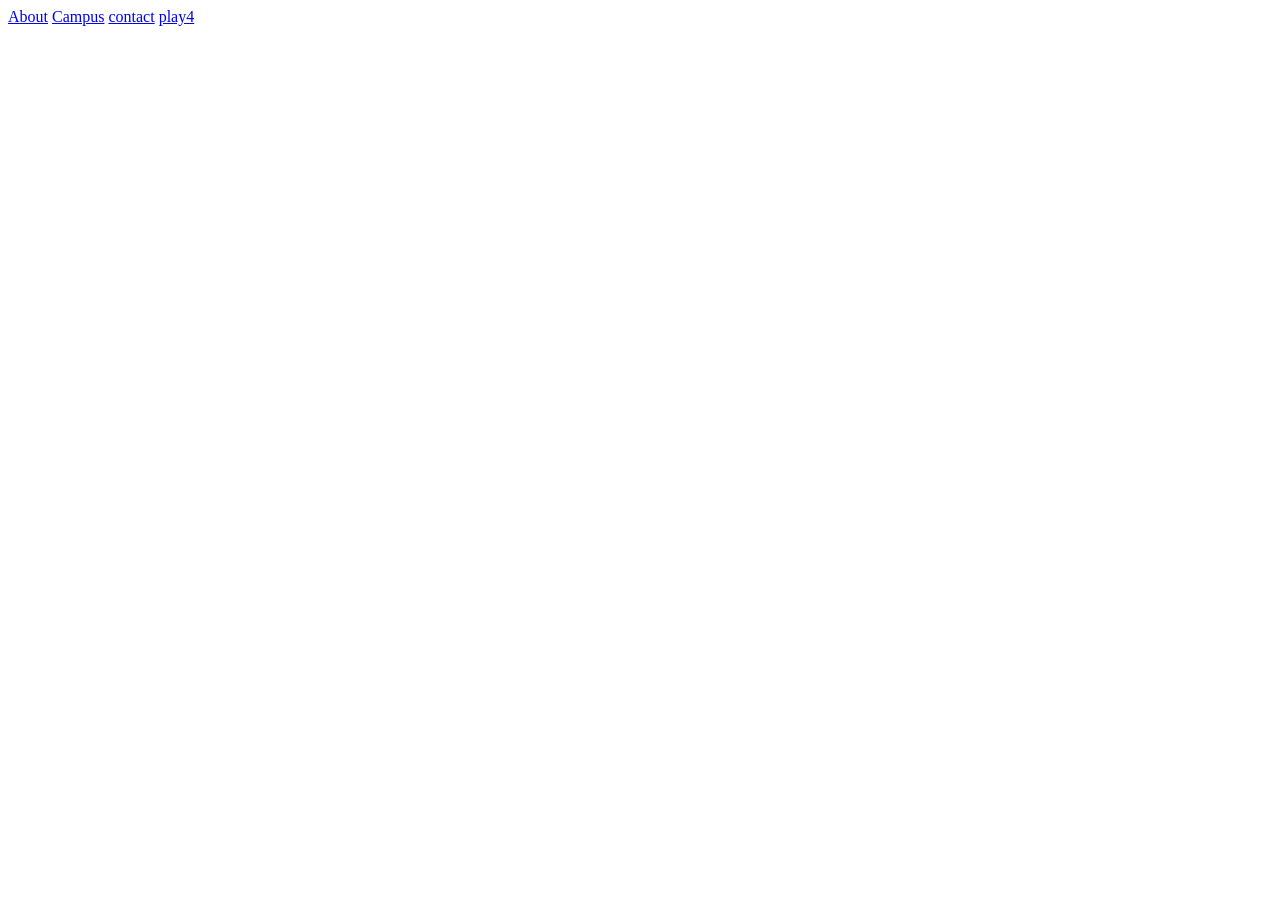
<file: html/index.html>
<!DOCTYPE html>
<html lang="en">
<head>
    <meta charset="UTF-8">
    <meta name="viewport" content="width=device-width, initial-scale=1.0">
    <title>Document</title>
</head>
<body>
    <a href="html/about.html">About</a>
    <a href="html/campus.html">Campus</a>
    <a href="html/contact.html">contact</a>
    <a href="html/play4.html">play4</a> 
</body>
</html>
</file>
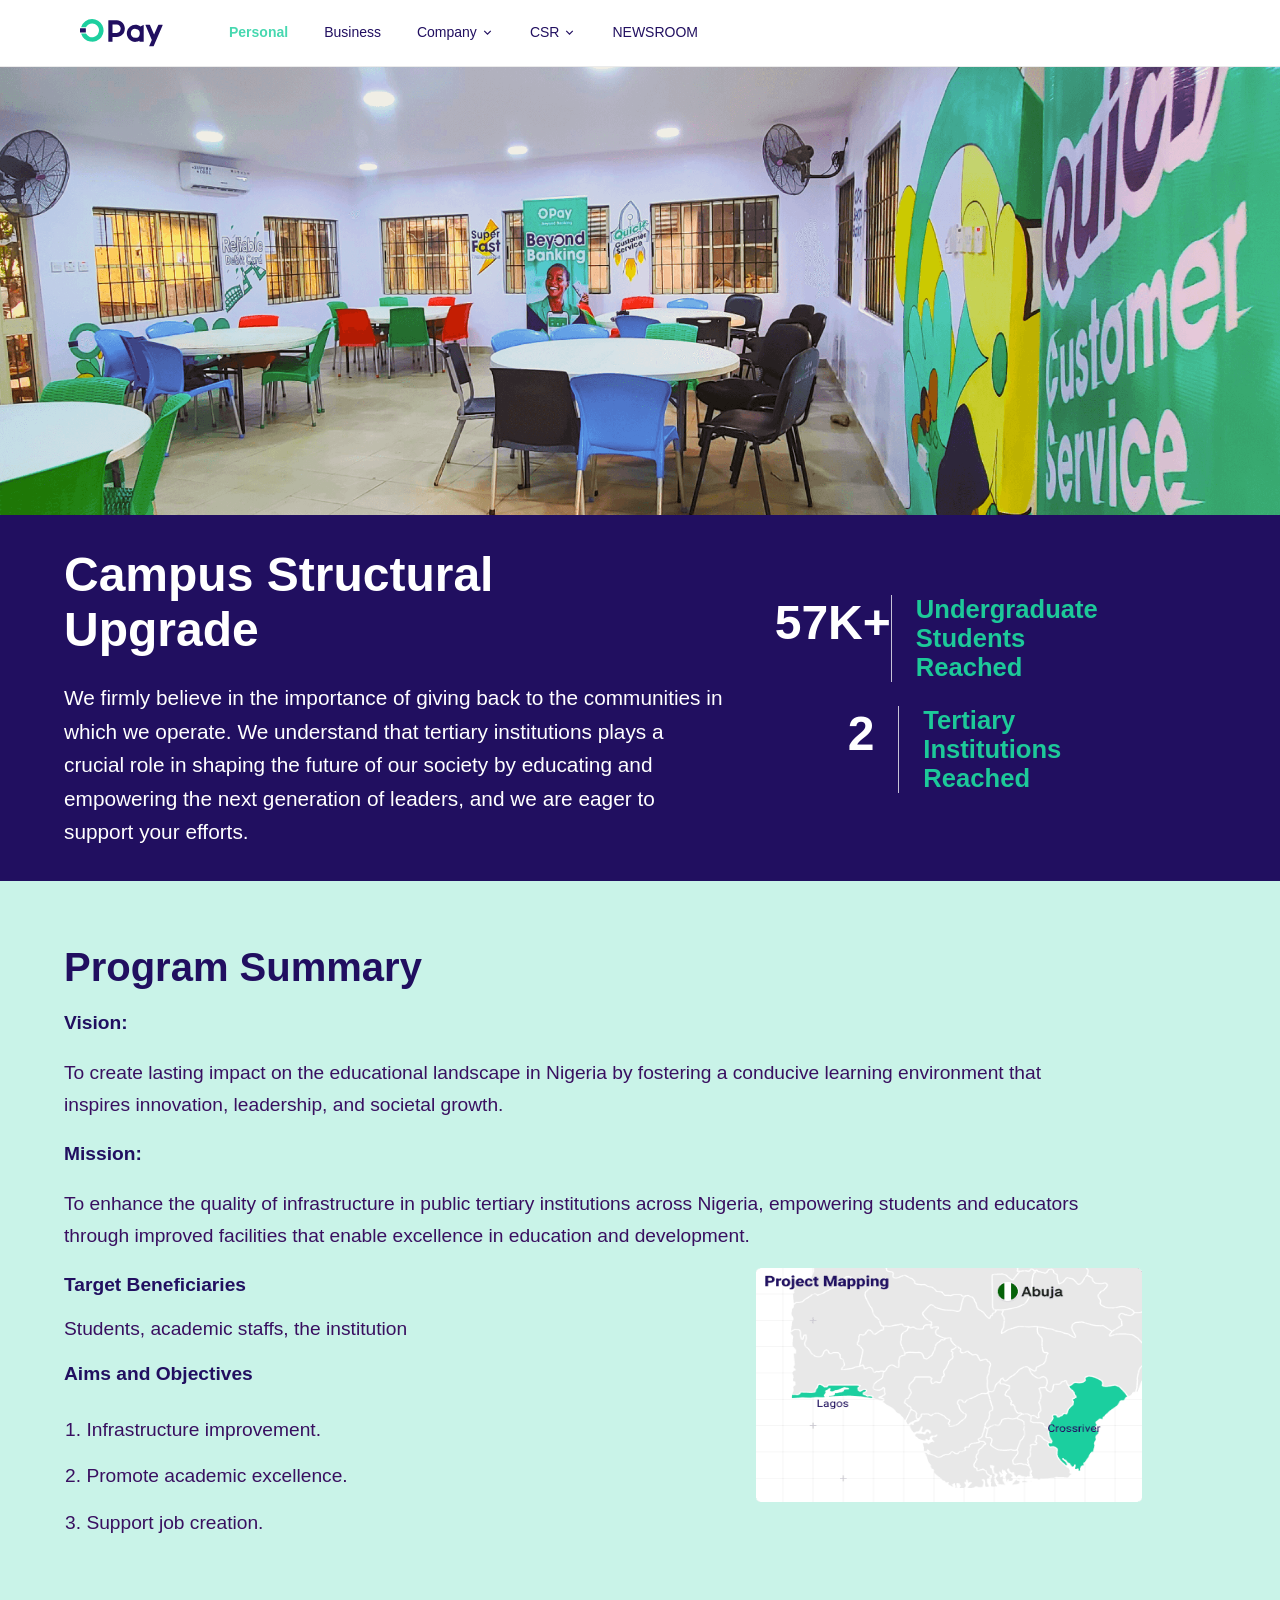
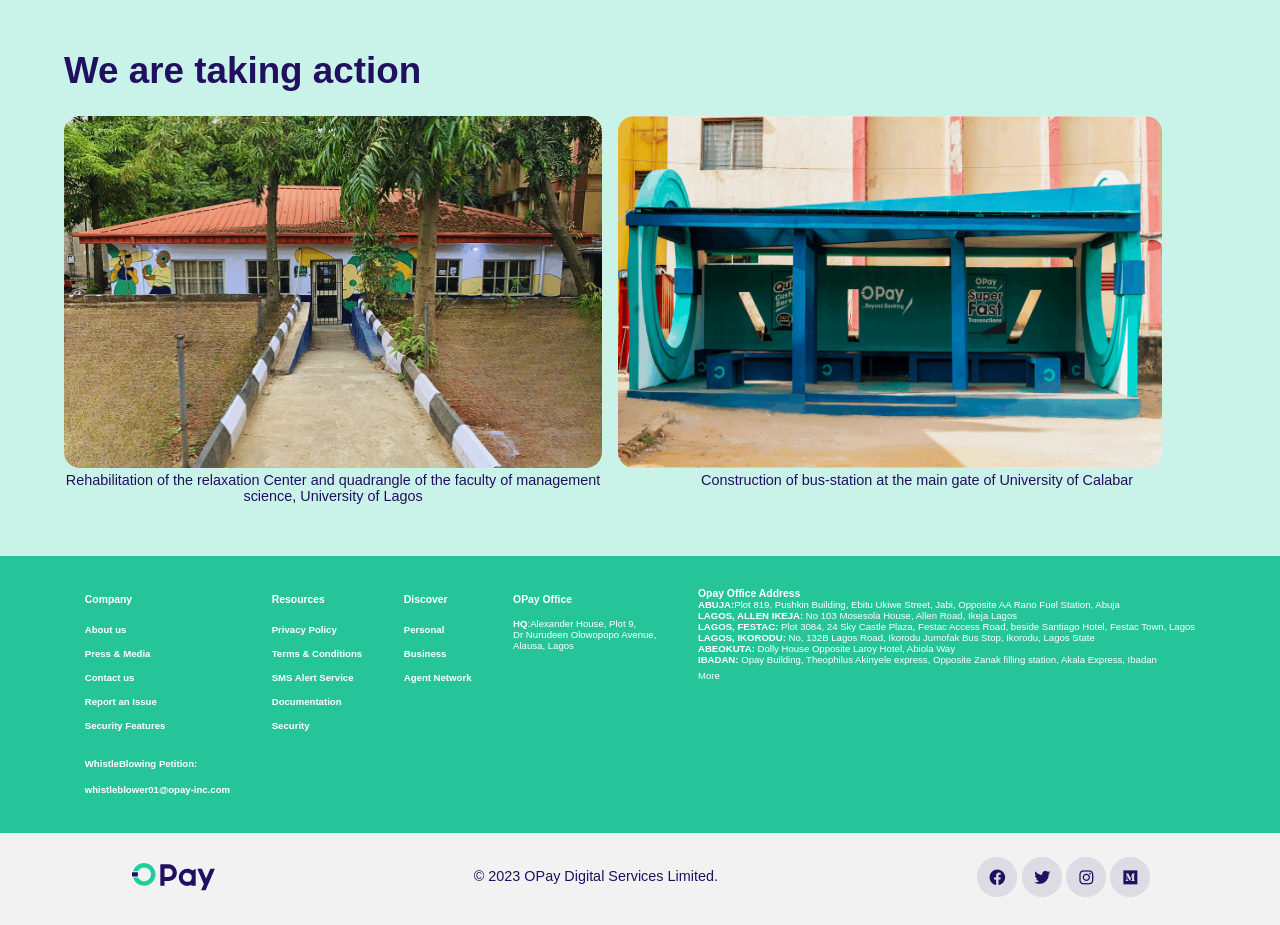
<file: html/campus.html>
<!DOCTYPE html>
<html lang="en">

<head>
    <meta charset="UTF-8">
    <meta name="viewport" content="width=device-width, initial-scale=1.0">
    <link rel="stylesheet" href="../css/campus.css">
    <title>Document</title>
</head>
<style>
    *,
    *::before,
    *::after {
        box-sizing: border-box;
        margin: 0;
        padding: 0;
    }

    :root {
        --green: #3dbe6c;
        --white: #ffffff;
        --border: #ebebeb;
        --text-dark: #1a1a1a;
        --text-mid: #555555;
        --nav-h: 66px;
    }

    body {
        font-family: 'Inter', sans-serif;
        background: #f2f2f2;
    }

    #mob-chk {
        display: none;
    }

    /* ══ HEADER ══ */
    header {
        background: var(--white);
        border-bottom: 1px solid var(--border);
        position: sticky;
        top: 0;
        z-index: 900;
    }

    .nav-wrap {
        max-width: 1180px;
        margin: 0 auto;
        height: var(--nav-h);
        display: flex;
        align-items: center;
        padding: 0 28px;
    }

    /* ══ LOGO ══ */
    .logo {
        display: flex;
        align-items: center;
        gap: 6px;
        text-decoration: none;
        margin-right: 48px;
        flex-shrink: 0;
    }

    .logo svg {
        width: 34px;
        height: 34px;
    }

    .logo-text {
        font-size: 22px;
        font-weight: 700;
        color: var(--text-dark);
        letter-spacing: -0.3px;
    }

    /* ══ NAV LIST ══ */
    .nav-list {
        display: flex;
        align-items: center;
        list-style: none;
        height: 100%;
    }

    /* plain link */
    .nav-a {
        display: inline-flex;
        align-items: center;
        height: var(--nav-h);
        padding: 0 18px;
        font-size: 14px;
        color: rgb(33, 15, 96);
        font-weight: 500;
        /* color: var(--text-mid); */
        text-decoration: none;
        border-bottom: 2px solid transparent;
        white-space: nowrap;
        transition: color .15s;
    }

    .nav-a:hover {
        color: var(--green);
    }

    .nav-a.active {
        /* color: var(--green); */
        color: rgb(71, 216, 176);
        font-weight: 900;
        /* border-bottom-color: var(--green); */
    }

    /* ══ HOVER DROPDOWN ══ */
    .nav-item {
        position: relative;
        height: 100%;
        display: flex;
        align-items: center;
    }

    .nav-item>.nav-trigger {
        display: inline-flex;
        align-items: center;
        gap: 4px;
        height: var(--nav-h);
        padding: 0 18px;
        font-size: 14px;
        font-weight: 500;
        color: rgb(33, 15, 96);
        /* color: var(--text-mid); */
        white-space: nowrap;
        border-bottom: 2px solid transparent;
        cursor: default;
        user-select: none;
        transition: color .15s;
    }

    .nav-item:hover>.nav-trigger {
        color: var(--green);
    }

    .chev {
        width: 13px;
        height: 13px;
        stroke: currentColor;
        fill: none;
        stroke-width: 2.2;
        transition: transform .2s;
        margin-top: 1px;
    }

    .nav-item:hover .chev {
        transform: rotate(180deg);
    }

    /* dropdown panel — shows on :hover of .nav-item */
    .dropdown {
        position: absolute;
        top: calc(var(--nav-h) - 2px);
        left: 0;
        background: var(--white);
        border: 1px solid var(--border);
        border-radius: 8px;
        box-shadow: 0 6px 24px rgba(0, 0, 0, 0.10);
        padding: 6px 0;
        min-width: 190px;
        opacity: 0;
        pointer-events: none;
        transform: translateY(-4px);
        transition: opacity .16s ease, transform .16s ease;
        z-index: 999;
    }

    /* bridge so mouse can travel to dropdown */
    .dropdown::before {
        content: '';
        position: absolute;
        top: -10px;
        left: 0;
        right: 0;
        height: 10px;
    }

    .nav-item:hover .dropdown {
        opacity: 1;
        pointer-events: all;
        transform: translateY(0);
    }

    .dd-row {
        display: block;
        padding: 10px 20px;
        font-size: 13.5px;
        font-weight: 400;
        color: var(--text-dark);
        text-decoration: none;
        white-space: nowrap;
        transition: background .12s, color .12s;
    }

    .dd-row:hover {
        background: #f6fdf8;
        color: var(--green);
    }

    /* ══ HAMBURGER ══ */
    .burger {
        display: none;
        flex-direction: column;
        gap: 5px;
        width: 38px;
        height: 38px;
        padding: 8px;
        cursor: pointer;
        border-radius: 6px;
        margin-left: auto;
        transition: background .14s;
    }

    .burger:hover {
        background: #f6fdf8;
    }

    .burger span {
        display: block;
        height: 2px;
        background: var(--text-dark);
        border-radius: 2px;
        transition: all .22s;
        transform-origin: center;
    }

    #mob-chk:checked~header .burger span:nth-child(1) {
        transform: translateY(7px) rotate(45deg);
    }

    #mob-chk:checked~header .burger span:nth-child(2) {
        opacity: 0;
    }

    #mob-chk:checked~header .burger span:nth-child(3) {
        transform: translateY(-7px) rotate(-45deg);
    }

    /* ══ MOBILE OVERLAY ══ */
    .mob-overlay {
        display: none;
        position: fixed;
        inset: 0;
        background: rgba(0, 0, 0, .32);
        z-index: 850;
    }

    #mob-chk:checked~.mob-overlay {
        display: block;
    }

    /* ══ MOBILE DRAWER ══ */
    .mob-drawer {
        position: fixed;
        top: 0;
        left: 0;
        width: 270px;
        height: 100%;
        background: var(--white);
        z-index: 860;
        transform: translateX(-100%);
        transition: transform .26s cubic-bezier(.4, 0, .2, 1);
        overflow-y: auto;
        padding-bottom: 40px;
    }

    #mob-chk:checked~.mob-drawer {
        transform: translateX(0);
    }

    .mob-head {
        display: flex;
        align-items: center;
        justify-content: space-between;
        padding: 16px 18px;
        border-bottom: 1px solid var(--border);
    }

    .mob-close {
        width: 30px;
        height: 30px;
        display: flex;
        align-items: center;
        justify-content: center;
        font-size: 18px;
        color: #aaa;
        cursor: pointer;
        border-radius: 50%;
        transition: background .13s, color .13s;
    }

    .mob-close:hover {
        background: #f6fdf8;
        color: var(--green);
    }

    .mob-acc-chk {
        display: none;
    }

    .mob-nav {
        padding: 6px 0;
    }

    .mob-plain {
        display: block;
        padding: 13px 20px;
        font-size: 14px;
        font-weight: 500;
        color: var(--text-dark);
        text-decoration: none;
        transition: color .13s;
    }

    .mob-plain:hover {
        color: var(--green);
    }

    .mob-plain.active {
        color: var(--green);
        font-weight: 600;
    }

    .mob-acc-lbl {
        display: flex;
        align-items: center;
        justify-content: space-between;
        padding: 13px 20px;
        font-size: 14px;
        font-weight: 500;
        color: var(--text-dark);
        cursor: pointer;
        user-select: none;
        transition: color .13s;
    }

    .mob-acc-lbl:hover {
        color: var(--green);
    }

    .mob-acc-chk:checked+.mob-acc-lbl {
        color: var(--green);
    }

    .mob-acc-chk:checked+.mob-acc-lbl .chev {
        transform: rotate(180deg);
    }

    .mob-sub {
        display: none;
        background: #fafafa;
    }

    .mob-acc-chk:checked~.mob-sub {
        display: block;
    }

    .mob-sub a {
        display: block;
        padding: 9px 20px 9px 30px;
        font-size: 13px;
        color: var(--text-mid);
        text-decoration: none;
        transition: color .13s;
    }

    .mob-sub a:hover {
        color: var(--green);
    }

    /* ══ RESPONSIVE ══ */
    @media (max-width: 720px) {
        .nav-list {
            display: none;
        }

        .burger {
            display: flex;
        }

        .logo {
            margin-right: 0;
        }

        .nav-wrap {
            padding: 0 18px;
        }
    }
</style>

<body>
    <header>
        <div class="nav-wrap">

            <!-- <a class="logo" href="#">
      <svg viewBox="0 0 100 100" fill="none" xmlns="http://www.w3.org/2000/svg">
        <circle cx="50" cy="50" r="46" stroke="#3dbe6c" stroke-width="10" fill="none"/>
        <circle cx="50" cy="50" r="22" stroke="#3dbe6c" stroke-width="8" fill="none"/>
        <rect x="2" y="40" width="16" height="20" rx="3" fill="#3dbe6c"/>
      </svg>
      <span class="logo-text">OPay</span>
    </a> -->
            <div class="logo">
                <img src="../Opay multimedia/opay-logo..svg" alt="">
            </div>
            <ul class="nav-list">

                <li><a href="#" class="nav-a active">Personal</a></li>

                <li><a href="#" class="nav-a">Business</a></li>

                <!-- Company — hover -->
                <li class="nav-item">
                    <span class="nav-trigger">
                        Company
                        <svg class="chev" viewBox="0 0 24 24">
                            <polyline points="6 9 12 15 18 9" />
                        </svg>
                    </span>
                    <div class="dropdown">
                        <a href="html\about.html" class="dd-row">About Us</a>
                        <a href="#" class="dd-row">Contact Us</a>
                    </div>
                </li>

                <!-- CSR — hover -->
                <li class="nav-item">
                    <span class="nav-trigger">
                        CSR
                        <svg class="chev" viewBox="0 0 24 24">
                            <polyline points="6 9 12 15 18 9" />
                        </svg>
                    </span>
                    <div class="dropdown">
                        <!-- <a href="#" class="dd-row">Scholarship Programme</a> -->
                        <!-- <a href="#" class="dd-row">Play4aChild</a> -->
                        <!-- <a href="#" class="dd-row">Campus Upgrade</a> -->
                        <!-- <a href="#" class="dd-row">Empowerment Programme</a> -->
                        <ul>
                            <a id="corp" href="#">Corporate Social Responsibility</a>
                            <li id="edu">EDUCATION</li>
                            <a id="scholar" href="#">Scholarship Programme</a>
                            <li><a id="playa" href="html/play4.html">Play4aChild</a></li>
                            <li id="infrastructure">INFRASTUCTURE</li>
                            <a id="upg" href="html/campus.html">Campus Upgrade</a>
                            <li id="empowerment">EMPOWERMENT</li>
                            <a id="ram" href="html/empower.html">Empowerment Programme</a>
                        </ul>
                    </div>
                </li>

                <li><a href="#" class="nav-a">NEWSROOM</a></li>

            </ul>

            <label for="mob-chk" class="burger" aria-label="Menu">
                <span></span><span></span><span></span>
            </label>

        </div>
    </header>
    <div id="bg">
    </div>
    <div id="Play4aChild">
        <div id="flex">
            <div id="flex12">
                <h1>Campus Structural Upgrade</h1>
                <p id="games">
                    We firmly believe in the importance of giving back to the communities in which we operate.
                    We understand that tertiary institutions plays a crucial role in shaping the future of our society
                    by
                    educating and empowering the next generation of leaders, and we are eager to support your efforts.
                </p>
            </div>
            <div id="merge">
                <div id="flex3">
                    <p id="socio">57K+</p>
                    <div id="bord0"></div>
                    <p id="bord2">Undergraduate Students Reached</p>
                </div>
                <div id="flex11">
                    <p id="socio">2</p>
                    <div id="bord1"></div>
                    <p id="bord2">Tertiary Institutions Reached </p>
                </div>
            </div>
        </div>
    </div>
    <div id="bgc">
        <div id="prog">
            <div id="vision">
                <h2>Program Summary</h2>
                <h3 id="tar">Vision:</h3>
                <p id="lives">
                    To create lasting impact on the educational landscape in Nigeria by fostering a conducive learning
                    environment that inspires innovation, leadership, and societal growth.
                </p>
                <h3 id="tar">Mission:</h3>
                <p id="unified">
                    To enhance the quality of infrastructure in public tertiary institutions across Nigeria, empowering
                    students and educators through improved facilities that enable excellence in education and
                    development.
                </p>
            </div>
        </div>
        <div id="target">
            <div id="dev">
                <div>
                    <h3 id="tar">Target Beneficiaries</h3>
                    <p id="age">Students, academic staffs, the institution</p>
                    <h3 id="tar">Aims and Objectives</h3>
                    <ol id="free">
                        <li id="quary"><span id="qua">Infrastructure improvement.</span></li>
                        <li><span id="qua">Promote academic excellence.</span></li>
                        <li><span id="qua">Support job creation.</span></li>
                    </ol>
                </div>
                <div><img id="src" src="../Opay multimedia/map.70973aa.png" alt=""></div>
            </div>
        </div>
    </div>
    <div id="action">
        <div>
            <h4 id="we">We are taking action</h4>
        </div>
    </div>
    <div id="action">
        <div>
            <div id="flex7">
                <div id="faculty">
                    <img src="../Opay multimedia/content1.2877a0e.png" alt="">
                    <p id="rehab">Rehabilitation of the relaxation Center and quadrangle of the faculty of management
                        science,
                        University of Lagos
                    </p>
                </div>
                <div id="uni">
                    <img src="../Opay multimedia/content2.2ee0b03.png" alt="">
                    <p id="rehab">Construction of bus-station at the main gate of University of Calabar</p>
                </div>
            </div>
        </div>
    </div>
    <div id="container2">
        <div id="flex2">
            <div>
                <div id="press">
                    <h3>Company</h3>
                    <p>About us</p>
                    <p>Press & Media</p>
                    <p>Contact us</p>
                    <p>Report an Issue</p>
                    <p>Security Features</p>
                </div>
                <div id="whistle">
                    <h4>WhistleBlowing Petition:</h4>
                    <p>whistleblower01@opay-inc.com</p>
                </div>
            </div>

            <div id="press">
                <h3>Resources</h3>
                <p>Privacy Policy</p>
                <p>Terms & Conditions</p>
                <p>SMS Alert Service</p>
                <p>Documentation</p>
                <p>Security</p>
            </div>
            <div id="press">
                <h3>Discover</h3>
                <p>Personal</p>
                <p>Business</p>
                <p>Agent Network</p>
            </div>
            <div id="press">
                <h3>OPay Office</h3>
                <li><b>HQ</b>:Alexander House, Plot 9,</li>
                <li>Dr Nurudeen Olowopopo Avenue,</li>
                <li>Alausa, Lagos</li>
            </div>
            <div id="plot">
                <li id="add">Opay Office Address</li>
                <li><span id="abj">ABUJA:</span>Plot 819, Pushkin Building, Ebitu Ukiwe Street, Jabi, Opposite AA Rano
                    Fuel Station, Abuja
                </li>
                <li><span id="abj">LAGOS, ALLEN IKEJA:</span> No 103 Mosesola House, Allen Road, Ikeja Lagos</li>
                <li><span id="abj">LAGOS, FESTAC:</span> Plot 3084, 24 Sky Castle Plaza, Festac Access Road, beside
                    Santiago Hotel, Festac
                    Town, Lagos</li>
                <li><span id="abj">LAGOS, IKORODU:</span> No, 132B Lagos Road, Ikorodu Jumofak Bus Stop, Ikorodu, Lagos
                    State</li>
                <li><span id="abj">ABEOKUTA:</span> Dolly House Opposite Laroy Hotel, Abiola Way</li>
                <li><span id="abj">IBADAN:</span> Opay Building, Theophilus Akinyele express, Opposite Zanak filling
                    station, Akala Express,
                    Ibadan</li>
                <a href="#">More</a>
            </div>
        </div>
    </div>
    <div id="flex4">
        <div>
            <img src="../Opay multimedia/opay-logo.b2c090fcheckout.svg" alt="">
        </div>
        <div id="copy">
            <p>&copy; 2023 OPay Digital Services Limited.</p>
        </div>
        <div>
            <img src="../Opay multimedia/footericon1.0292c1d.png" alt="">
            <img src="../Opay multimedia/footericon2.afdf4b2 X.png" alt="">
            <img src="../Opay multimedia/footericon3.e7f5e90 insta.png" alt="">
            <img src="../Opay multimedia/footericon4.32e35d6 linkedin.png" alt="">
        </div>
    </div>
</body>

</html>
</file>
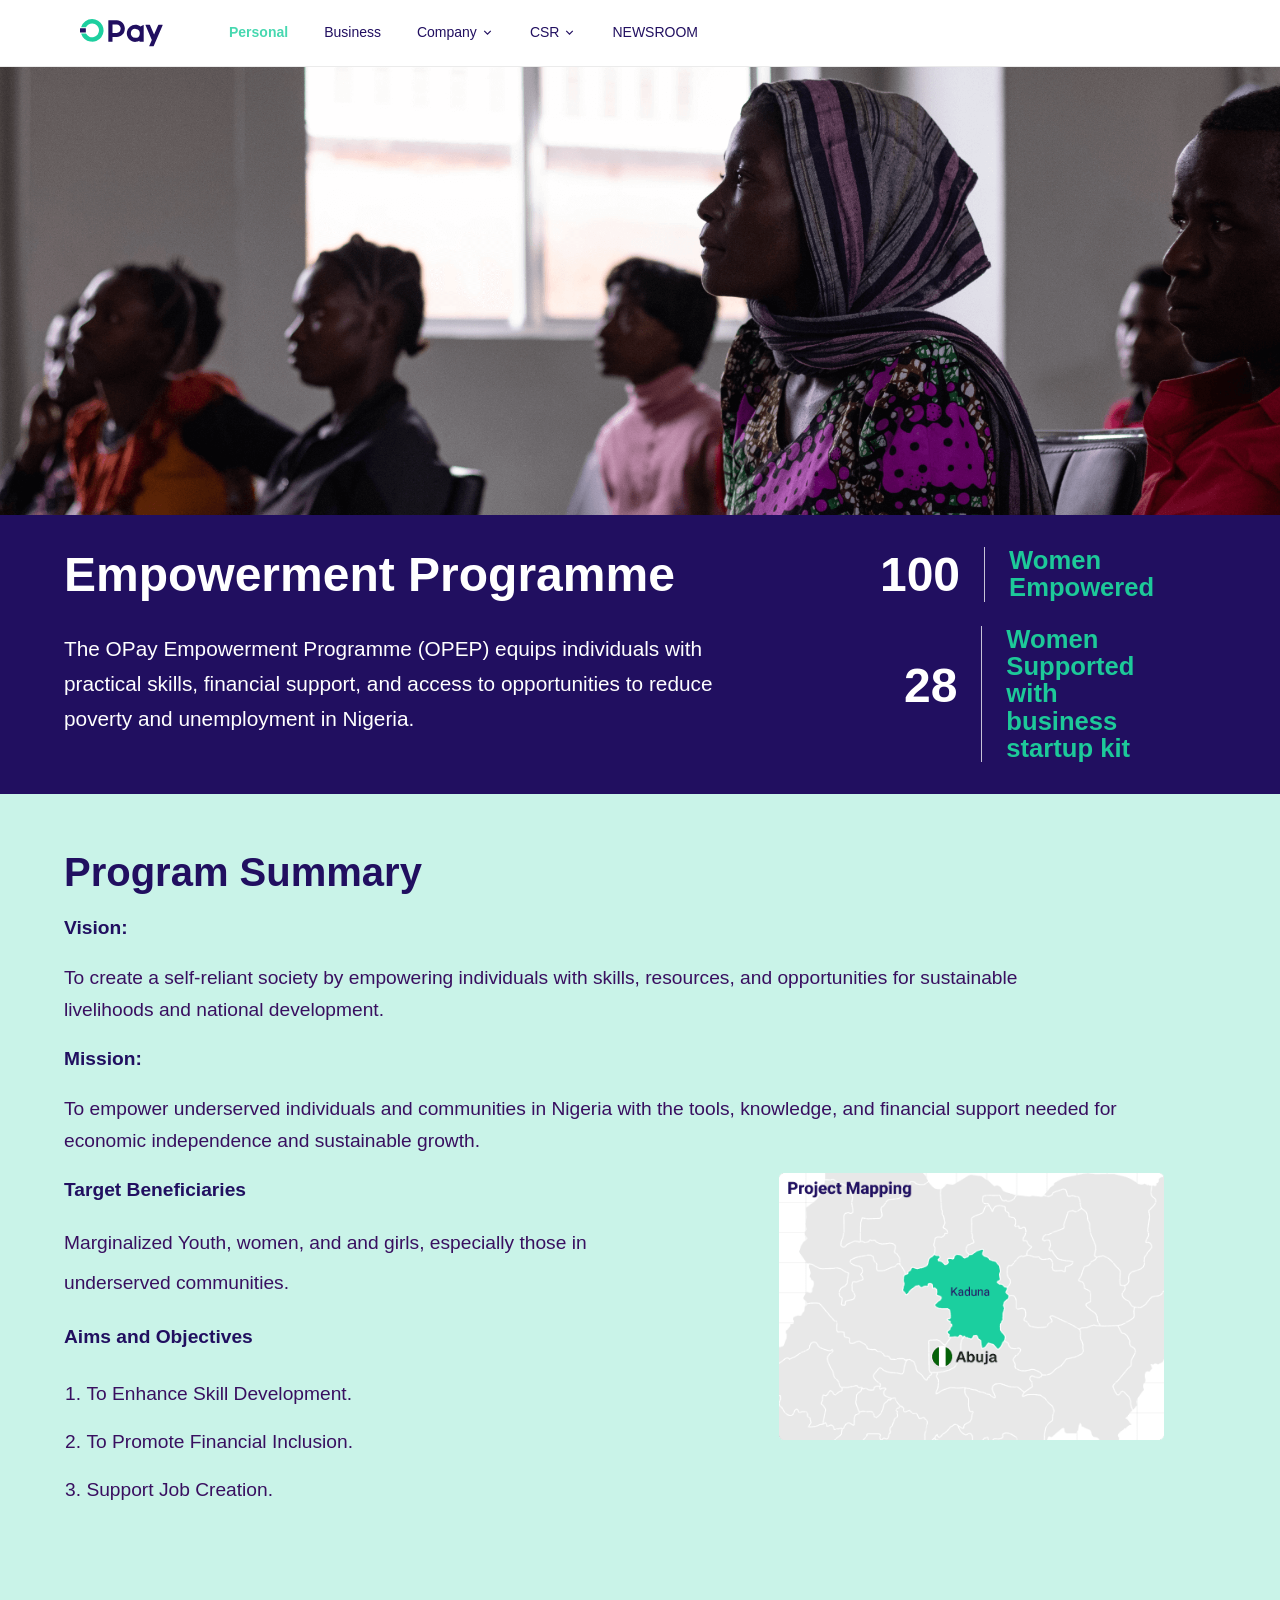
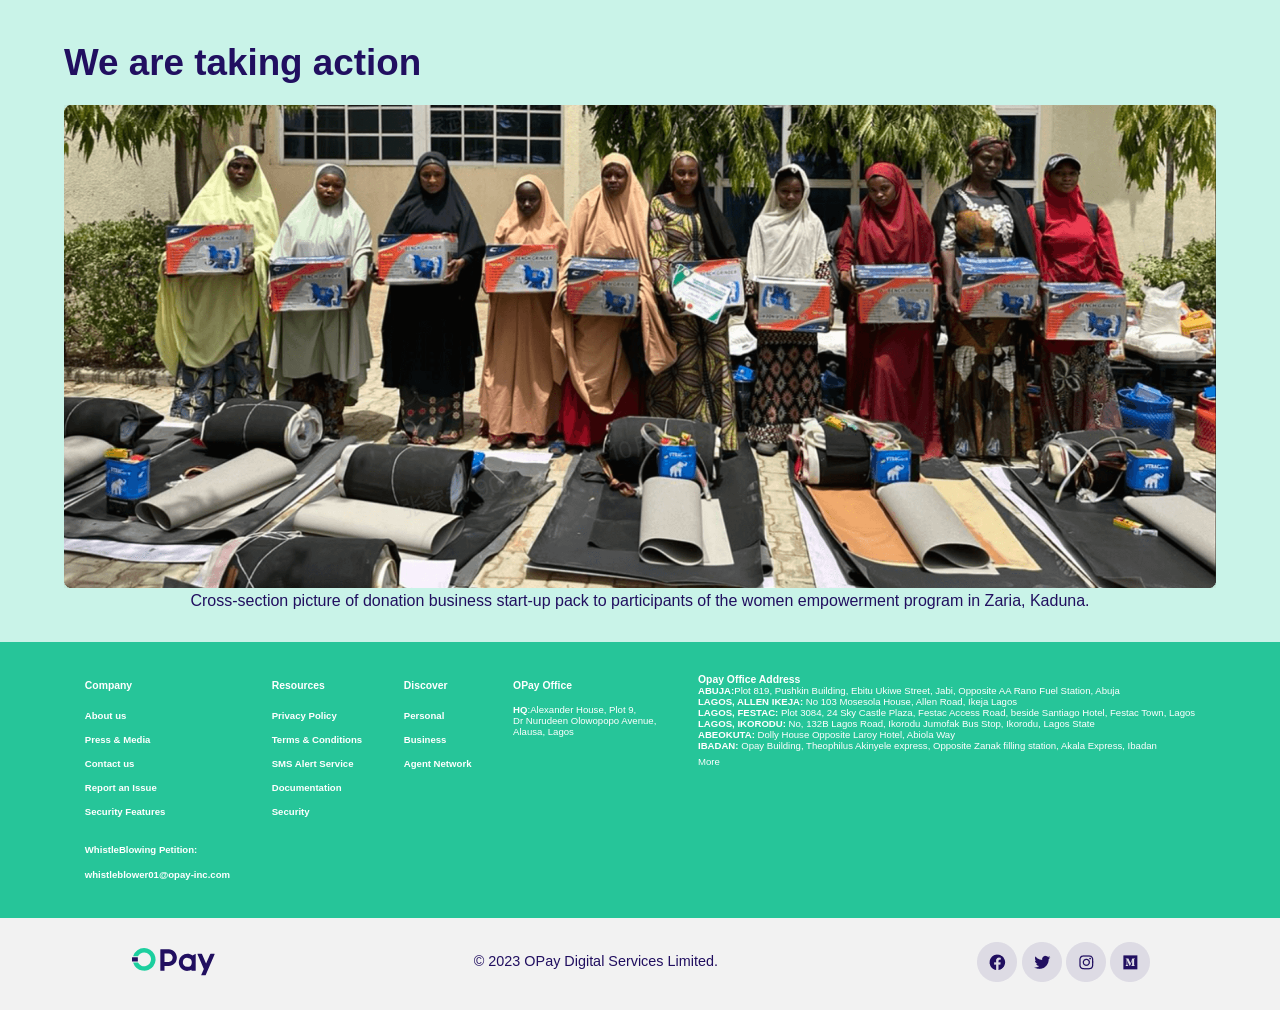
<file: html/empower.html>
<!DOCTYPE html>
<html lang="en">

<head>
    <meta charset="UTF-8">
    <meta name="viewport" content="width=device-width, initial-scale=1.0">
    <link rel="stylesheet" href="../css/empower.css">
    <title>Document</title>
</head>
<style>
    *,
    *::before,
    *::after {
        box-sizing: border-box;
        margin: 0;
        padding: 0;
    }

    :root {
        --green: #3dbe6c;
        --white: #ffffff;
        --border: #ebebeb;
        --text-dark: #1a1a1a;
        --text-mid: #555555;
        --nav-h: 66px;
    }

    body {
        font-family: 'Inter', sans-serif;
        background: #f2f2f2;
    }

    #mob-chk {
        display: none;
    }

    /* ══ HEADER ══ */
    header {
        background: var(--white);
        border-bottom: 1px solid var(--border);
        position: sticky;
        top: 0;
        z-index: 900;
    }

    .nav-wrap {
        max-width: 1180px;
        margin: 0 auto;
        height: var(--nav-h);
        display: flex;
        align-items: center;
        padding: 0 28px;
    }

    /* ══ LOGO ══ */
    .logo {
        display: flex;
        align-items: center;
        gap: 6px;
        text-decoration: none;
        margin-right: 48px;
        flex-shrink: 0;
    }

    .logo svg {
        width: 34px;
        height: 34px;
    }

    .logo-text {
        font-size: 22px;
        font-weight: 700;
        color: var(--text-dark);
        letter-spacing: -0.3px;
    }

    /* ══ NAV LIST ══ */
    .nav-list {
        display: flex;
        align-items: center;
        list-style: none;
        height: 100%;
    }

    /* plain link */
    .nav-a {
        display: inline-flex;
        align-items: center;
        height: var(--nav-h);
        padding: 0 18px;
        font-size: 14px;
        font-weight: 500;
        /* color: var(--text-mid); */
        color: rgb(33, 15, 96);
        text-decoration: none;
        border-bottom: 2px solid transparent;
        white-space: nowrap;
        transition: color .15s;
    }

    .nav-a:hover {
        color: var(--green);
    }

    .nav-a.active {
        /* color: var(--green); */
        color: rgb(71, 216, 176);
        font-weight: 900;
        /* border-bottom-color: var(--green); */
    }

    /* ══ HOVER DROPDOWN ══ */
    .nav-item {
        position: relative;
        height: 100%;
        display: flex;
        align-items: center;
    }

    .nav-item>.nav-trigger {
        display: inline-flex;
        align-items: center;
        gap: 4px;
        height: var(--nav-h);
        padding: 0 18px;
        font-size: 14px;
        font-weight: 500;
        color: rgb(33, 15, 96);
        /* color: var(--text-mid); */
        white-space: nowrap;
        border-bottom: 2px solid transparent;
        cursor: default;
        user-select: none;
        transition: color .15s;
    }

    .nav-item:hover>.nav-trigger {
        color: var(--green);
    }

    .chev {
        width: 13px;
        height: 13px;
        stroke: currentColor;
        fill: none;
        stroke-width: 2.2;
        transition: transform .2s;
        margin-top: 1px;
    }

    .nav-item:hover .chev {
        transform: rotate(180deg);
    }

    /* dropdown panel — shows on :hover of .nav-item */
    .dropdown {
        position: absolute;
        top: calc(var(--nav-h) - 2px);
        left: 0;
        background: var(--white);
        border: 1px solid var(--border);
        border-radius: 8px;
        box-shadow: 0 6px 24px rgba(0, 0, 0, 0.10);
        padding: 6px 0;
        min-width: 190px;
        opacity: 0;
        pointer-events: none;
        transform: translateY(-4px);
        transition: opacity .16s ease, transform .16s ease;
        z-index: 999;
    }

    /* bridge so mouse can travel to dropdown */
    .dropdown::before {
        content: '';
        position: absolute;
        top: -10px;
        left: 0;
        right: 0;
        height: 10px;
    }

    .nav-item:hover .dropdown {
        opacity: 1;
        pointer-events: all;
        transform: translateY(0);
    }

    .dd-row {
        display: block;
        padding: 10px 20px;
        font-size: 13.5px;
        font-weight: 400;
        color: var(--text-dark);
        text-decoration: none;
        white-space: nowrap;
        transition: background .12s, color .12s;
    }

    .dd-row:hover {
        background: #f6fdf8;
        color: var(--green);
    }

    /* ══ HAMBURGER ══ */
    .burger {
        display: none;
        flex-direction: column;
        gap: 5px;
        width: 38px;
        height: 38px;
        padding: 8px;
        cursor: pointer;
        border-radius: 6px;
        margin-left: auto;
        transition: background .14s;
    }

    .burger:hover {
        background: #f6fdf8;
    }

    .burger span {
        display: block;
        height: 2px;
        background: var(--text-dark);
        border-radius: 2px;
        transition: all .22s;
        transform-origin: center;
    }

    #mob-chk:checked~header .burger span:nth-child(1) {
        transform: translateY(7px) rotate(45deg);
    }

    #mob-chk:checked~header .burger span:nth-child(2) {
        opacity: 0;
    }

    #mob-chk:checked~header .burger span:nth-child(3) {
        transform: translateY(-7px) rotate(-45deg);
    }

    /* ══ MOBILE OVERLAY ══ */
    .mob-overlay {
        display: none;
        position: fixed;
        inset: 0;
        background: rgba(0, 0, 0, .32);
        z-index: 850;
    }

    #mob-chk:checked~.mob-overlay {
        display: block;
    }

    /* ══ MOBILE DRAWER ══ */
    .mob-drawer {
        position: fixed;
        top: 0;
        left: 0;
        width: 270px;
        height: 100%;
        background: var(--white);
        z-index: 860;
        transform: translateX(-100%);
        transition: transform .26s cubic-bezier(.4, 0, .2, 1);
        overflow-y: auto;
        padding-bottom: 40px;
    }

    #mob-chk:checked~.mob-drawer {
        transform: translateX(0);
    }

    .mob-head {
        display: flex;
        align-items: center;
        justify-content: space-between;
        padding: 16px 18px;
        border-bottom: 1px solid var(--border);
    }

    .mob-close {
        width: 30px;
        height: 30px;
        display: flex;
        align-items: center;
        justify-content: center;
        font-size: 18px;
        color: #aaa;
        cursor: pointer;
        border-radius: 50%;
        transition: background .13s, color .13s;
    }

    .mob-close:hover {
        background: #f6fdf8;
        color: var(--green);
    }

    .mob-acc-chk {
        display: none;
    }

    .mob-nav {
        padding: 6px 0;
    }

    .mob-plain {
        display: block;
        padding: 13px 20px;
        font-size: 14px;
        font-weight: 500;
        color: var(--text-dark);
        text-decoration: none;
        transition: color .13s;
    }

    .mob-plain:hover {
        color: var(--green);
    }

    .mob-plain.active {
        color: var(--green);
        font-weight: 600;
    }

    .mob-acc-lbl {
        display: flex;
        align-items: center;
        justify-content: space-between;
        padding: 13px 20px;
        font-size: 14px;
        font-weight: 500;
        color: var(--text-dark);
        cursor: pointer;
        user-select: none;
        transition: color .13s;
    }

    .mob-acc-lbl:hover {
        color: var(--green);
    }

    .mob-acc-chk:checked+.mob-acc-lbl {
        color: var(--green);
    }

    .mob-acc-chk:checked+.mob-acc-lbl .chev {
        transform: rotate(180deg);
    }

    .mob-sub {
        display: none;
        background: #fafafa;
    }

    .mob-acc-chk:checked~.mob-sub {
        display: block;
    }

    .mob-sub a {
        display: block;
        padding: 9px 20px 9px 30px;
        font-size: 13px;
        color: var(--text-mid);
        text-decoration: none;
        transition: color .13s;
    }

    .mob-sub a:hover {
        color: var(--green);
    }

    /* ══ RESPONSIVE ══ */
    @media (max-width: 720px) {
        .nav-list {
            display: none;
        }

        .burger {
            display: flex;
        }

        .logo {
            margin-right: 0;
        }

        .nav-wrap {
            padding: 0 18px;
        }
    }
</style>

<body>
       <header>
        <div class="nav-wrap">

            <!-- <a class="logo" href="#">
      <svg viewBox="0 0 100 100" fill="none" xmlns="http://www.w3.org/2000/svg">
        <circle cx="50" cy="50" r="46" stroke="#3dbe6c" stroke-width="10" fill="none"/>
        <circle cx="50" cy="50" r="22" stroke="#3dbe6c" stroke-width="8" fill="none"/>
        <rect x="2" y="40" width="16" height="20" rx="3" fill="#3dbe6c"/>
      </svg>
      <span class="logo-text">OPay</span>
    </a> -->
            <div class="logo">
                <img src="../Opay multimedia/opay-logo..svg" alt="">
            </div>
            <ul class="nav-list">

                <li><a href="#" class="nav-a active">Personal</a></li>

                <li><a href="#" class="nav-a">Business</a></li>

                <!-- Company — hover -->
                <li class="nav-item">
                    <span class="nav-trigger">
                        Company
                        <svg class="chev" viewBox="0 0 24 24">
                            <polyline points="6 9 12 15 18 9" />
                        </svg>
                    </span>
                    <div class="dropdown">
                        <a href="html\about.html" class="dd-row">About Us</a>
                        <a href="#" class="dd-row">Contact Us</a>
                    </div>
                </li>

                <!-- CSR — hover -->
                <li class="nav-item">
                    <span class="nav-trigger">
                        CSR
                        <svg class="chev" viewBox="0 0 24 24">
                            <polyline points="6 9 12 15 18 9" />
                        </svg>
                    </span>
                    <div class="dropdown">
                        <!-- <a href="#" class="dd-row">Scholarship Programme</a> -->
                        <!-- <a href="#" class="dd-row">Play4aChild</a> -->
                        <!-- <a href="#" class="dd-row">Campus Upgrade</a> -->
                        <!-- <a href="#" class="dd-row">Empowerment Programme</a> -->
                        <ul>
                            <a id="corp" href="#">Corporate Social Responsibility</a>
                            <li id="edu">EDUCATION</li>
                            <a id="scholar" href="#">Scholarship Programme</a>
                            <li><a id="playa" href="html/play4.html">Play4aChild</a></li>
                            <li id="infrastructure">INFRASTUCTURE</li>
                            <a id="upg" href="html/campus.html">Campus Upgrade</a>
                            <li id="empowerment">EMPOWERMENT</li>
                            <a id="ram" href="html/empower.html">Empowerment Programme</a>
                        </ul>
                    </div>
                </li>

                <li><a href="#" class="nav-a">NEWSROOM</a></li>

            </ul>

            <label for="mob-chk" class="burger" aria-label="Menu">
                <span></span><span></span><span></span>
            </label>

        </div>
    </header>
    <div id="bg">
    </div>
    <div id="Play4aChild">
        <div id="flex">
            <div id="flex9">
                <h1>Empowerment Programme</h1>
                <p id="games">
                    The OPay Empowerment Programme (OPEP) equips individuals with practical skills, financial
                    support, and access to opportunities to reduce poverty and unemployment in Nigeria.
                </p>
            </div>
            <div id="merge">
                <div id="flex3">
                    <p id="socio">100</p>
                    <div id="bord1"></div>
                    <p id="bord2">Women Empowered</p>
                </div>
                <div id="flex10">
                    <p id="socio1">28</p>
                    <div id="bord1"></div>
                    <p id="bord3">Women Supported with business startup kit</p>
                </div>
            </div>
        </div>
    </div>
    <div id="reliant">
        <div id="prog">
            <div id="vision">
                <h2>Program Summary</h2>
                <h3 id="tar">Vision:</h3>
                <p id="lives">
                    To create a self-reliant society by empowering individuals with skills, resources,
                    and opportunities for sustainable livelihoods and national development.
                </p>
                <h3 id="tar">Mission:</h3>
                <p id="unified">
                    To empower underserved individuals and communities in Nigeria with the tools, knowledge,
                    and financial support needed for economic independence and sustainable growth.
                </p>
            </div>
        </div>
        <div id="target">
            <div id="dev">
                <div>
                    <h3 id="tar">Target Beneficiaries</h3>
                    <p id="age">Marginalized Youth, women, and and girls, especially those in underserved
                        communities.
                    </p>
                    <h3 id="tar">Aims and Objectives</h3>
                    <ol id="free">
                        <li id="quary"><span id="qua">To Enhance Skill Development.</span></li>
                        <li><span id="qua">To Promote Financial Inclusion.</span></li>
                        <li><span id="qua">Support Job Creation.</span></li>
                    </ol>
                </div>
                <div><img id="src" src="../Opay multimedia/Group 2036094497.1d866bb.png" alt=""></div>
            </div>
        </div>
    </div>
    <div id="pic">
        <div>
            <h4 id="we">We are taking action</h4>
        </div>
        <div id="cross">
            <img src="../Opay multimedia/content.43784f9.png" alt="" width="100%">
            <p id="act">Cross-section picture of donation business start-up pack to participants of the women 
                empowerment program in Zaria, Kaduna.
            </p>
        </div>
    </div>
    <div id="container2">
        <div id="flex2">
            <div>
                <div id="press">
                    <h3>Company</h3>
                    <p>About us</p>
                    <p>Press & Media</p>
                    <p>Contact us</p>
                    <p>Report an Issue</p>
                    <p>Security Features</p>
                </div>
                <div id="whistle">
                    <h4>WhistleBlowing Petition:</h4>
                    <p>whistleblower01@opay-inc.com</p>
                </div>
            </div>

            <div id="press">
                <h3>Resources</h3>
                <p>Privacy Policy</p>
                <p>Terms & Conditions</p>
                <p>SMS Alert Service</p>
                <p>Documentation</p>
                <p>Security</p>
            </div>
            <div id="press">
                <h3>Discover</h3>
                <p>Personal</p>
                <p>Business</p>
                <p>Agent Network</p>
            </div>
            <div id="press">
                <h3>OPay Office</h3>
                <li><b>HQ</b>:Alexander House, Plot 9,</li>
                <li>Dr Nurudeen Olowopopo Avenue,</li>
                <li>Alausa, Lagos</li>
            </div>
            <div id="plot">
                <li id="add">Opay Office Address</li>
                <li><span id="abj">ABUJA:</span>Plot 819, Pushkin Building, Ebitu Ukiwe Street, Jabi, Opposite AA Rano
                    Fuel Station, Abuja
                </li>
                <li><span id="abj">LAGOS, ALLEN IKEJA:</span> No 103 Mosesola House, Allen Road, Ikeja Lagos</li>
                <li><span id="abj">LAGOS, FESTAC:</span> Plot 3084, 24 Sky Castle Plaza, Festac Access Road, beside
                    Santiago Hotel, Festac
                    Town, Lagos</li>
                <li><span id="abj">LAGOS, IKORODU:</span> No, 132B Lagos Road, Ikorodu Jumofak Bus Stop, Ikorodu, Lagos
                    State</li>
                <li><span id="abj">ABEOKUTA:</span> Dolly House Opposite Laroy Hotel, Abiola Way</li>
                <li><span id="abj">IBADAN:</span> Opay Building, Theophilus Akinyele express, Opposite Zanak filling
                    station, Akala Express,
                    Ibadan</li>
                <a href="#">More</a>
            </div>
        </div>
    </div>
    <div id="flex4">
        <div>
            <img src="../Opay multimedia/opay-logo.b2c090fcheckout.svg" alt="">
        </div>
        <div id="copy">
            <p>&copy; 2023 OPay Digital Services Limited.</p>
        </div>
        <div>
            <img src="../Opay multimedia/footericon1.0292c1d.png" alt="">
            <img src="../Opay multimedia/footericon2.afdf4b2 X.png" alt="">
            <img src="../Opay multimedia/footericon3.e7f5e90 insta.png" alt="">
            <img src="../Opay multimedia/footericon4.32e35d6 linkedin.png" alt="">
        </div>
    </div>
</body>

</html>
</file>
<file: css/campus.css>
* {
    padding: 0;
    margin: 0;
    box-sizing: border-box;
}

#corp {
    font-family: 'Segoe UI', Tahoma, Geneva, Verdana, sans-serif;
    color: rgb(33, 15, 96);
    font-size: 0.9rem;
    font-weight: 500;
    text-decoration: none;
}

#edu {
    font-family: 'Segoe UI', Tahoma, Geneva, Verdana, sans-serif;
    font-size: 0.83rem;
    color: grey;
}

#scholar {
    font-family: 'Segoe UI', Tahoma, Geneva, Verdana, sans-serif;
    color: rgb(33, 15, 96);
    font-size: 0.9rem;
    font-weight: 500;
    text-decoration: none;
}

#playa {
    font-family: 'Segoe UI', Tahoma, Geneva, Verdana, sans-serif;
    color: rgb(33, 15, 96);
    font-size: 0.9rem;
    font-weight: 500;
    text-decoration: none;
}

#infrastructure {
    font-family: 'Segoe UI', Tahoma, Geneva, Verdana, sans-serif;
    font-size: 0.83rem;
    color: grey;
}

#upg {
    font-family: 'Segoe UI', Tahoma, Geneva, Verdana, sans-serif;
    color: rgb(33, 15, 96);
    font-size: 0.9rem;
    font-weight: 500;
    text-decoration: none;
}

.dropdown ul {
    list-style: none;
    width: 16rem;
    line-height: 2rem;
    padding-left: 0.5rem;
}

#empowerment {
    font-family: 'Segoe UI', Tahoma, Geneva, Verdana, sans-serif;
    font-size: 0.83rem;
    color: grey;
}

#ram {
    font-family: 'Segoe UI', Tahoma, Geneva, Verdana, sans-serif;
    color: rgb(33, 15, 96);
    font-size: 0.9rem;
    font-weight: 500;
    text-decoration: none;
}

#bg {
    background-image: url(../header.90b239f.png);
    padding: 14rem 0;
    background-size: cover;
    background-position: center;
    background-repeat: no-repeat;
}

#Play4aChild {
    background-color: rgb(33, 15, 96);
}

#flex {
    display: flex;
    width: 90%;
    margin: auto;
    padding-block: 2rem;
    /* gap: 2.5rem; */
    /* justify-content: space-evenly; */
}

#flex12 {
    width: 72%;
}

h1 {
    font-family: 'Segoe UI', Tahoma, Geneva, Verdana, sans-serif;
    font-size: 3rem;
    color: white;
    font-weight: 800;
    width: 80%;
}

#games {
    font-family: 'Segoe UI', Tahoma, Geneva, Verdana, sans-serif;
    color: white;
    font-size: 1.3rem;
    line-height: 2.1rem;
    padding-top: 1.5rem;
    /* width: 61%; */
}

#flex3 {
    display: flex;
    padding-left: 0.84rem;
}

#flex11 {
    display: flex;
    padding-top: 1.5rem;
    padding-left: 5.4rem;
}

#socio {
    font-family: 'Segoe UI', Tahoma, Geneva, Verdana, sans-serif;
    color: white;
    font-size: 3rem;
    font-weight: 800;
}

#merge {
    padding-top: 3rem;
    margin-left: 2rem;
}

#bord0 {
    border-left: 1.5px solid rgb(199, 195, 215);
    padding-left: 1.5rem;
}

#bord1 {
    border-left: 1.5px solid rgb(199, 195, 215);
    margin-inline: 1.5rem;
}

#bord2 {
    color: rgb(29, 201, 153);
    font-size: 1.6rem;
    font-weight: 600;
    font-family: 'Segoe UI', Tahoma, Geneva, Verdana, sans-serif;
    width: 47%;
}

#bgc {
    padding-block: 4rem;
    background-color: rgb(201, 243, 232);
}

#prog {
    background-color: rgb(201, 243, 232);
}

#vision {
    width: 90%;
    margin: auto;
}

#target {
    background-color: rgb(201, 243, 232);
}

h2 {
    font-family: 'Segoe UI', Tahoma, Geneva, Verdana, sans-serif;
    color: rgb(33, 15, 96);
    font-size: 2.5rem;
    font-weight: 800;
}

#tar {
    font-family: 'Segoe UI', Tahoma, Geneva, Verdana, sans-serif;
    color: rgb(33, 15, 96);
    font-size: 1.2rem;
    font-weight: 800;
    padding-block: 1.4rem;
}

#lives {
    font-family: 'Segoe UI', Tahoma, Geneva, Verdana, sans-serif;
    color: rgb(57, 15, 96);
    font-size: 1.2rem;
    width: 90%;
    line-height: 2rem;
}

#unified {
    font-family: 'Segoe UI', Tahoma, Geneva, Verdana, sans-serif;
    color: rgb(57, 15, 96);
    font-size: 1.2rem;
    width: 93%;
    line-height: 2rem;
}

#dev {
    width: 90%;
    margin: auto;
    display: flex;
    justify-content: space-between;
}

#src {
    /* height: 48vh; */
    width: 84%;
    height: 85%;
    padding-top: 1rem;
}

#age {
    font-family: 'Segoe UI', Tahoma, Geneva, Verdana, sans-serif;
    color: rgb(57, 15, 96);
    font-size: 1.2rem;
}

#free {
    padding-left: 1.4rem;
    line-height: 2.9rem;
}

#free li {
    font-family: 'Segoe UI', Tahoma, Geneva, Verdana, sans-serif;
    color: rgb(57, 15, 96);
    font-size: 1.2rem;
}

#we {
    font-family: 'Segoe UI', Tahoma, Geneva, Verdana, sans-serif;
    color: rgb(33, 15, 96);
    font-size: 2.3rem;
    font-weight: 800;
    width: 90%;
    margin: auto;
    padding-top: 2.5rem;
    padding-bottom: 1.5rem;
}

#flex7 {
    display: flex;
    width: 90%;
    margin: auto;
    /* border: 1px solid black; */
    gap: 1rem;
}

/* #rehab {
    width: 97%;
} */

#action {
    background-color: rgb(201, 243, 232);
}

#faculty {
    width: 100%;
}

#faculty img {
    width: 100%;
    height: 80%;
    border-radius: 1rem;
    /* max-height: 55vh; */
}


#rehab {
    font-family: 'Segoe UI', Tahoma, Geneva, Verdana, sans-serif;
    color: rgb(33, 15, 96);
    text-align: center;
    font-size: 0.9rem;
}

#uni img {
    height: 80%;
    width: 91%;
    border-radius: 1rem;
}

/* #uni {
    width: 100%;
} */

#container2 {
    background-color: rgb(38, 197, 153);
    padding-block: 2rem;
}

#flex2 {
    display: flex;
    justify-content: space-around;
    width: 90%;
    margin: auto;
}

#press p {
    font-size: 0.6rem;
    font-family: 'Segoe UI', Tahoma, Geneva, Verdana, sans-serif;
    color: white;
    font-weight: 600;
}

#press {
    line-height: 1.5rem;
}

h3 {
    font-size: 0.65rem;
    font-family: 'Segoe UI', Tahoma, Geneva, Verdana, sans-serif;
    color: white;
    font-weight: 800;
    padding-bottom: 0.4rem;
}

#press li {
    font-size: 0.6rem;
    font-family: 'Segoe UI', Tahoma, Geneva, Verdana, sans-serif;
    list-style: none;
    color: white;
    line-height: normal;
}

#plot #add {
    font-weight: 800;
    font-size: 0.65rem;
}

#abj {
    font-weight: 700;
}

#plot li {
    font-size: 0.6rem;
    font-family: 'Segoe UI', Tahoma, Geneva, Verdana, sans-serif;
    list-style: none;
    color: white;
    font-weight: 400;
}

#plot a {
    text-decoration: none;
    color: white;
    font-size: 0.6rem;
    font-weight: 500;
    font-family: 'Segoe UI', Tahoma, Geneva, Verdana, sans-serif;
}

h4 {
    font-size: 0.6rem;
    font-family: 'Segoe UI', Tahoma, Geneva, Verdana, sans-serif;
    color: white;
    font-weight: 800;
    padding-bottom: 0.3rem;
}

#whistle {
    padding-top: 1rem;
    line-height: 1.3rem;
}

#whistle p {
    font-size: 0.6rem;
    font-family: 'Segoe UI', Tahoma, Geneva, Verdana, sans-serif;
    color: white;
    font-weight: 600;
}

#flex4 {
    display: flex;
    justify-content: space-around;
    padding-block: 1.5rem;
}

#copy {
    /* display: inline-flex; */
    padding-top: 0.7rem;
    font-family: 'Segoe UI', Tahoma, Geneva, Verdana, sans-serif;
    color: rgb(33, 15, 96);
    font-size: 0.9rem;
    font-weight: 500;
}

@media (max-width:1199px) {
    #flex {
        display: block;
        padding-block: 1.5rem;
    }

    h1 {
        width: 100%;
        font-size: 2rem;
    }

    #games {
        font-size: 1.01rem;
        line-height: 1.7rem;
        font-weight: 600;
        padding-top: 1rem;
    }

    h2 {
        font-size: 1.7rem;
    }

    #flex12 {
        width: 100%;
    }

    #merge {
        margin-left: 0;
        padding-top: 1rem;
    }

    #bord2 {
        width: 21%;
        font-size: 1.1rem;
    }

    #socio {
        font-size: 2rem;
    }

    #flex3 {
        padding-left: 0;
    }

    #flex11 {
        padding-left: 0;
        padding-left: 2.5rem;
    }

    #dev {
        display: block;
        width: 95%;
    }

    #src {
        width: 100%;
    }

    #vision {
        width: 95%;
    }

    #flex7 {
        display: block;
        width: 95%;
    }

    #faculty img {
        width: 100%;
        /* height: 30%; */
        max-height: 30vh;
    }

    #uni img {
        max-height: 30vh;
        width: 100%;
        margin-top: 1rem;
    }
}


@media (max-width:1024px) {
    #faculty img {
        width: 100%;
        /* height: 30%; */
        max-height: 25vh;
    }

    #flex2 {
        display: block;
    }

    h3 {
        font-size: 3.5rem;
        padding-block: 3rem;
    }

    #press p {
        font-size: 3rem;
        line-height: 4.5rem;
        font-weight: 400;
    }

    #whistle {
        line-height: 5.5rem;
    }

    h4 {
        font-size: 3rem;
        width: 64%;
    }

    #whistle p {
        font-size: 3rem;
    }

    #press li {
        font-size: 3rem;
        width: 58%;
    }

    #plot #add {
        font-size: 3.5rem;
        width: 61%;
        padding-top: 4rem;
    }

    #abj {
        font-size: 3.4rem;
    }

    #plot li {
        font-size: 3rem;
        line-height: 5rem;
        width: 52%;
    }

    #plot a {
        font-size: 3rem;
    }
}

@media (max-width:755px) {
    h3 {
        font-size: 3rem;
        padding-block: 2.5rem;
    }

    #press p {
        font-size: 2rem;
        line-height: 4rem;
        font-weight: 400;
    }

    #whistle {
        line-height: 5rem;
    }

    h4 {
        font-size: 2rem;
        width: 64%;
    }

    #whistle p {
        font-size: 2rem;
    }

    #press li {
        font-size: 2rem;
        width: 58%;
    }

    #plot #add {
        font-size: 2.8rem;
        width: 55%;
        padding-top: 4rem;
    }

    #abj {
        font-size: 2.2rem;
    }

    #plot li {
        font-size: 2rem;
        line-height: 3.5rem;
        width: 45%;
    }

    #plot a {
        font-size: 2.2rem;
    }
}

@media (max-width:585px) {
    h3 {
        font-size: 1.5rem;
        padding-block: 1.5rem;
    }

    #press p {
        font-size: 1rem;
        line-height: 2rem;
        font-weight: 400;
    }

    #whistle {
        line-height: 2rem;
    }

    h4 {
        font-size: 1rem;
        width: 37%;
    }

    #whistle p {
        font-size: 1rem;
    }

    #press li {
        font-size: 1.1rem;
        width: 58%;
    }

    #plot #add {
        font-size: 1.5rem;
        width: 45%;
        padding-top: 2rem;
    }

    #abj {
        font-size: 1.5rem;
    }

    #plot li {
        font-size: 1.1rem;
        line-height: 2rem;
        width: 40%;
    }

    #plot a {
        font-size: 1.1rem;
    }
}

@media (max-width:400px) {
    h3 {
        font-size: 1.1rem;
        padding-block: 0.5rem;
    }

    #press p {
        font-size: 1rem;
        line-height: 2rem;
        font-weight: 400;
    }

    #whistle {
        line-height: 2rem;
    }

    h4 {
        font-size: 0.9rem;
        width: 37%;
    }

    #whistle p {
        font-size: 0.9rem;
    }

    #press li {
        font-size: 1.1rem;
        width: 58%;
    }

    #plot #add {
        font-size: 1.1rem;
        width: 45%;
        padding-top: 2rem;
    }

    #abj {
        font-size: 1rem;
    }

    #plot li {
        font-size: 1rem;
        line-height: 1.8rem;
        width: 40%;
    }

    #plot a {
        font-size: 0.8rem;
    }
}
</file>
<file: css/empower.css>
* {
    padding: 0;
    margin: 0;
    box-sizing: border-box;
}

#corp {
    font-family: 'Segoe UI', Tahoma, Geneva, Verdana, sans-serif;
    color: rgb(33, 15, 96);
    font-size: 0.9rem;
    font-weight: 500;
    text-decoration: none;
}

#edu {
    font-family: 'Segoe UI', Tahoma, Geneva, Verdana, sans-serif;
    font-size: 0.83rem;
    color: grey;
}

#scholar {
    font-family: 'Segoe UI', Tahoma, Geneva, Verdana, sans-serif;
    color: rgb(33, 15, 96);
    font-size: 0.9rem;
    font-weight: 500;
    text-decoration: none;
}

#playa {
    font-family: 'Segoe UI', Tahoma, Geneva, Verdana, sans-serif;
    color: rgb(33, 15, 96);
    font-size: 0.9rem;
    font-weight: 500;
    text-decoration: none;
}

#infrastructure {
    font-family: 'Segoe UI', Tahoma, Geneva, Verdana, sans-serif;
    font-size: 0.83rem;
    color: grey;
}

#upg {
    font-family: 'Segoe UI', Tahoma, Geneva, Verdana, sans-serif;
    color: rgb(33, 15, 96);
    font-size: 0.9rem;
    font-weight: 500;
    text-decoration: none;
}

#ram {
    font-family: 'Segoe UI', Tahoma, Geneva, Verdana, sans-serif;
    color: rgb(33, 15, 96);
    font-size: 0.9rem;
    font-weight: 500;
    text-decoration: none;
}

.dropdown ul {
    list-style: none;
    width: 16rem;
    line-height: 2rem;
    padding-left: 0.5rem;
}

#bg {
    background-image: url(../header.104db4b.png);
    padding: 14rem 0;
    background-size: cover;
    background-position: center;
    background-repeat: no-repeat;
}

#Play4aChild {
    background-color: rgb(33, 15, 96);
}

#flex {
    display: flex;
    width: 90%;
    margin: auto;
    padding-block: 2rem;
    /* gap: 2.5rem; */
    /* justify-content: space-evenly; */
}

/* #flex9 {
    width: 80%;
} */

h1 {
    font-family: 'Segoe UI', Tahoma, Geneva, Verdana, sans-serif;
    font-size: 3rem;
    color: white;
    font-weight: 800;
}

#games {
    font-family: 'Segoe UI', Tahoma, Geneva, Verdana, sans-serif;
    color: white;
    font-size: 1.3rem;
    line-height: 2.2rem;
    padding-top: 1.8rem;
    width: 82%;
    /* width: 61%; */
}

#flex3 {
    display: flex;
    margin-left: -1.5rem;
    /* padding-left: 0.84rem; */
}

#flex10 {
    display: flex;
    padding-top: 1.5rem;
}

#socio {
    font-family: 'Segoe UI', Tahoma, Geneva, Verdana, sans-serif;
    color: white;
    font-size: 3rem;
    font-weight: 800;
}

#socio1 {
    font-family: 'Segoe UI', Tahoma, Geneva, Verdana, sans-serif;
    color: white;
    font-size: 3rem;
    font-weight: 800;
    padding-top: 2rem;
}

#merge {
    /* padding-top: 2.3rem; */
    margin-left: 2rem;
}

#bord1 {
    border-left: 1.5px solid rgb(199, 195, 215);
    margin-inline: 1.5rem;
}

#bord2 {
    color: rgb(29, 201, 153);
    font-size: 1.6rem;
    font-weight: 600;
    font-family: 'Segoe UI', Tahoma, Geneva, Verdana, sans-serif;
    width: 45%;
    line-height: 1.7rem;
}

#bord3 {
    color: rgb(29, 201, 153);
    font-size: 1.6rem;
    font-weight: 600;
    font-family: 'Segoe UI', Tahoma, Geneva, Verdana, sans-serif;
    width: 45%;
    line-height: 1.7rem;
}

#reliant {
    padding-block: 3.5rem;
    background-color: rgb(201, 243, 232);

}

#prog {
    background-color: rgb(201, 243, 232);
}

#vision {
    width: 90%;
    margin: auto;
}

#target {
    background-color: rgb(201, 243, 232);
}

h2 {
    font-family: 'Segoe UI', Tahoma, Geneva, Verdana, sans-serif;
    color: rgb(33, 15, 96);
    font-size: 2.5rem;
    font-weight: 800;
}

#tar {
    font-family: 'Segoe UI', Tahoma, Geneva, Verdana, sans-serif;
    color: rgb(33, 15, 96);
    font-size: 1.2rem;
    font-weight: 800;
    padding-block: 1.4rem;
}

#lives {
    font-family: 'Segoe UI', Tahoma, Geneva, Verdana, sans-serif;
    color: rgb(57, 15, 96);
    font-size: 1.2rem;
    width: 90%;
    line-height: 2rem;
}

#unified {
    font-family: 'Segoe UI', Tahoma, Geneva, Verdana, sans-serif;
    color: rgb(57, 15, 96);
    font-size: 1.2rem;
    width: 93%;
    line-height: 2rem;
}

#dev {
    width: 90%;
    margin: auto;
    display: flex;
    justify-content: space-between;
}

#src {
    /* height: 48vh; */
    width: 88%;
    /* height: 89%; */
    padding-top: 1rem;
}

#age {
    font-family: 'Segoe UI', Tahoma, Geneva, Verdana, sans-serif;
    color: rgb(57, 15, 96);
    font-size: 1.2rem;
    line-height: 2.5rem;
    width: 87%;
}

#free {
    padding-left: 1.4rem;
    line-height: 2rem;
}

#free li {
    font-family: 'Segoe UI', Tahoma, Geneva, Verdana, sans-serif;
    color: rgb(57, 15, 96);
    font-size: 1.2rem;
    line-height: 3rem;
}

#we {
    font-family: 'Segoe UI', Tahoma, Geneva, Verdana, sans-serif;
    color: rgb(33, 15, 96);
    font-size: 2.3rem;
    font-weight: 800;
    width: 90%;
    margin: auto;
    padding-top: 2.5rem;
}

#cross {
    width: 90%;
    margin: auto;
    padding-top: 1rem;
}

#pic {
    background-color: rgb(201, 243, 232);
    padding-block: 2rem;
}

#act {
    text-align: center;
    font-family: 'Segoe UI', Tahoma, Geneva, Verdana, sans-serif;
    color: rgb(33, 15, 96);
}

#container2 {
    background-color: rgb(38, 197, 153);
    padding-block: 2rem;
}

#flex2 {
    display: flex;
    justify-content: space-around;
    width: 90%;
    margin: auto;
}

#press p {
    font-size: 0.6rem;
    font-family: 'Segoe UI', Tahoma, Geneva, Verdana, sans-serif;
    color: white;
    font-weight: 600;
}

#press {
    line-height: 1.5rem;
}

h3 {
    font-size: 0.65rem;
    font-family: 'Segoe UI', Tahoma, Geneva, Verdana, sans-serif;
    color: white;
    font-weight: 800;
    padding-bottom: 0.4rem;
}

#press li {
    font-size: 0.6rem;
    font-family: 'Segoe UI', Tahoma, Geneva, Verdana, sans-serif;
    list-style: none;
    color: white;
    line-height: normal;
}

#plot #add {
    font-weight: 800;
    font-size: 0.65rem;
}

#abj {
    font-weight: 700;
}

#plot li {
    font-size: 0.6rem;
    font-family: 'Segoe UI', Tahoma, Geneva, Verdana, sans-serif;
    list-style: none;
    color: white;
    font-weight: 400;
}

#plot a {
    text-decoration: none;
    color: white;
    font-size: 0.6rem;
    font-weight: 500;
    font-family: 'Segoe UI', Tahoma, Geneva, Verdana, sans-serif;
}

h4 {
    font-size: 0.6rem;
    font-family: 'Segoe UI', Tahoma, Geneva, Verdana, sans-serif;
    color: white;
    font-weight: 800;
    padding-bottom: 0.3rem;
}

#whistle {
    padding-top: 1rem;
    line-height: 1.3rem;
}

#whistle p {
    font-size: 0.6rem;
    font-family: 'Segoe UI', Tahoma, Geneva, Verdana, sans-serif;
    color: white;
    font-weight: 600;
}

#flex4 {
    display: flex;
    justify-content: space-around;
    padding-block: 1.5rem;
}

#copy {
    /* display: inline-flex; */
    padding-top: 0.7rem;
    font-family: 'Segoe UI', Tahoma, Geneva, Verdana, sans-serif;
    color: rgb(33, 15, 96);
    font-size: 0.9rem;
    font-weight: 500;
}

@media (max-width:1199px) {
    #flex {
        display: block;
        width: 92%;
    }

    h1 {
        font-size: 2rem;
    }

    #games {
        width: 100%;
        font-size: 1.02rem;
        font-weight: 600;
        line-height: 1.6rem;
        padding-top: 1.4rem;
    }

    h2 {
        font-size: 1.7rem;
    }

    #bord2 {
        font-size: 1.1rem;
        width: 14%;
        line-height: 1.2rem;
    }

    #bord3 {
        font-size: 1.1rem;
        width: 19%;
        line-height: 1.2rem;
    }

    #socio {
        font-size: 1.9rem;
    }

    #socio1 {
        font-size: 1.9rem;
        padding-top: 0;
    }

    #flex3 {
        padding-left: 0.6rem;
    }

    #merge {
        padding-top: 1rem;
    }

    #vision {
        width: 95%;
    }

    #lives {
        width: 100%;
    }

    #dev {
        display: block;
        width: 95%;
    }

    #src {
        width: 100%;
    }

    #we {
        width: 95%;
    }

    #cross {
        width: 95%;
    }
}

@media (max-width:1024px) {

    #flex2 {
        display: block;
    }

    h3 {
        font-size: 3.5rem;
        padding-block: 3rem;
    }

    #press p {
        font-size: 3rem;
        line-height: 4.5rem;
        font-weight: 400;
    }

    #whistle {
        line-height: 5.5rem;
    }

    h4 {
        font-size: 3rem;
        width: 64%;
    }

    #whistle p {
        font-size: 3rem;
    }

    #press li {
        font-size: 3rem;
        width: 58%;
    }

    #plot #add {
        font-size: 3.5rem;
        width: 61%;
        padding-top: 4rem;
    }

    #abj {
        font-size: 3.4rem;
    }

    #plot li {
        font-size: 3rem;
        line-height: 5rem;
        width: 52%;
    }

    #plot a {
        font-size: 3rem;
    }
}

@media (max-width:755px) {
    h3 {
        font-size: 3rem;
        padding-block: 2.5rem;
    }

    #press p {
        font-size: 2rem;
        line-height: 4rem;
        font-weight: 400;
    }

    #whistle {
        line-height: 5rem;
    }

    h4 {
        font-size: 2rem;
        width: 64%;
    }

    #whistle p {
        font-size: 2rem;
    }

    #press li {
        font-size: 2rem;
        width: 58%;
    }

    #plot #add {
        font-size: 2.8rem;
        width: 55%;
        padding-top: 4rem;
    }

    #abj {
        font-size: 2.2rem;
    }

    #plot li {
        font-size: 2rem;
        line-height: 3.5rem;
        width: 45%;
    }

    #plot a {
        font-size: 2.2rem;
    }
}

@media (max-width:585px) {
    h3 {
        font-size: 1.5rem;
        padding-block: 1.5rem;
    }

    #press p {
        font-size: 1rem;
        line-height: 2rem;
        font-weight: 400;
    }

    #whistle {
        line-height: 2rem;
    }

    h4 {
        font-size: 1rem;
        width: 37%;
    }

    #whistle p {
        font-size: 1rem;
    }

    #press li {
        font-size: 1.1rem;
        width: 58%;
    }

    #plot #add {
        font-size: 1.5rem;
        width: 45%;
        padding-top: 2rem;
    }

    #abj {
        font-size: 1.5rem;
    }

    #plot li {
        font-size: 1.1rem;
        line-height: 2rem;
        width: 40%;
    }

    #plot a {
        font-size: 1.1rem;
    }
}

@media (max-width:400px) {
    h3 {
        font-size: 1.1rem;
        padding-block: 0.5rem;
    }

    #press p {
        font-size: 1rem;
        line-height: 2rem;
        font-weight: 400;
    }

    #whistle {
        line-height: 2rem;
    }

    h4 {
        font-size: 0.9rem;
        width: 37%;
    }

    #whistle p {
        font-size: 0.9rem;
    }

    #press li {
        font-size: 1.1rem;
        width: 58%;
    }

    #plot #add {
        font-size: 1.1rem;
        width: 45%;
        padding-top: 2rem;
    }

    #abj {
        font-size: 1rem;
    }

    #plot li {
        font-size: 1rem;
        line-height: 1.8rem;
        width: 40%;
    }

    #plot a {
        font-size: 0.8rem;
    }
}
</file>
